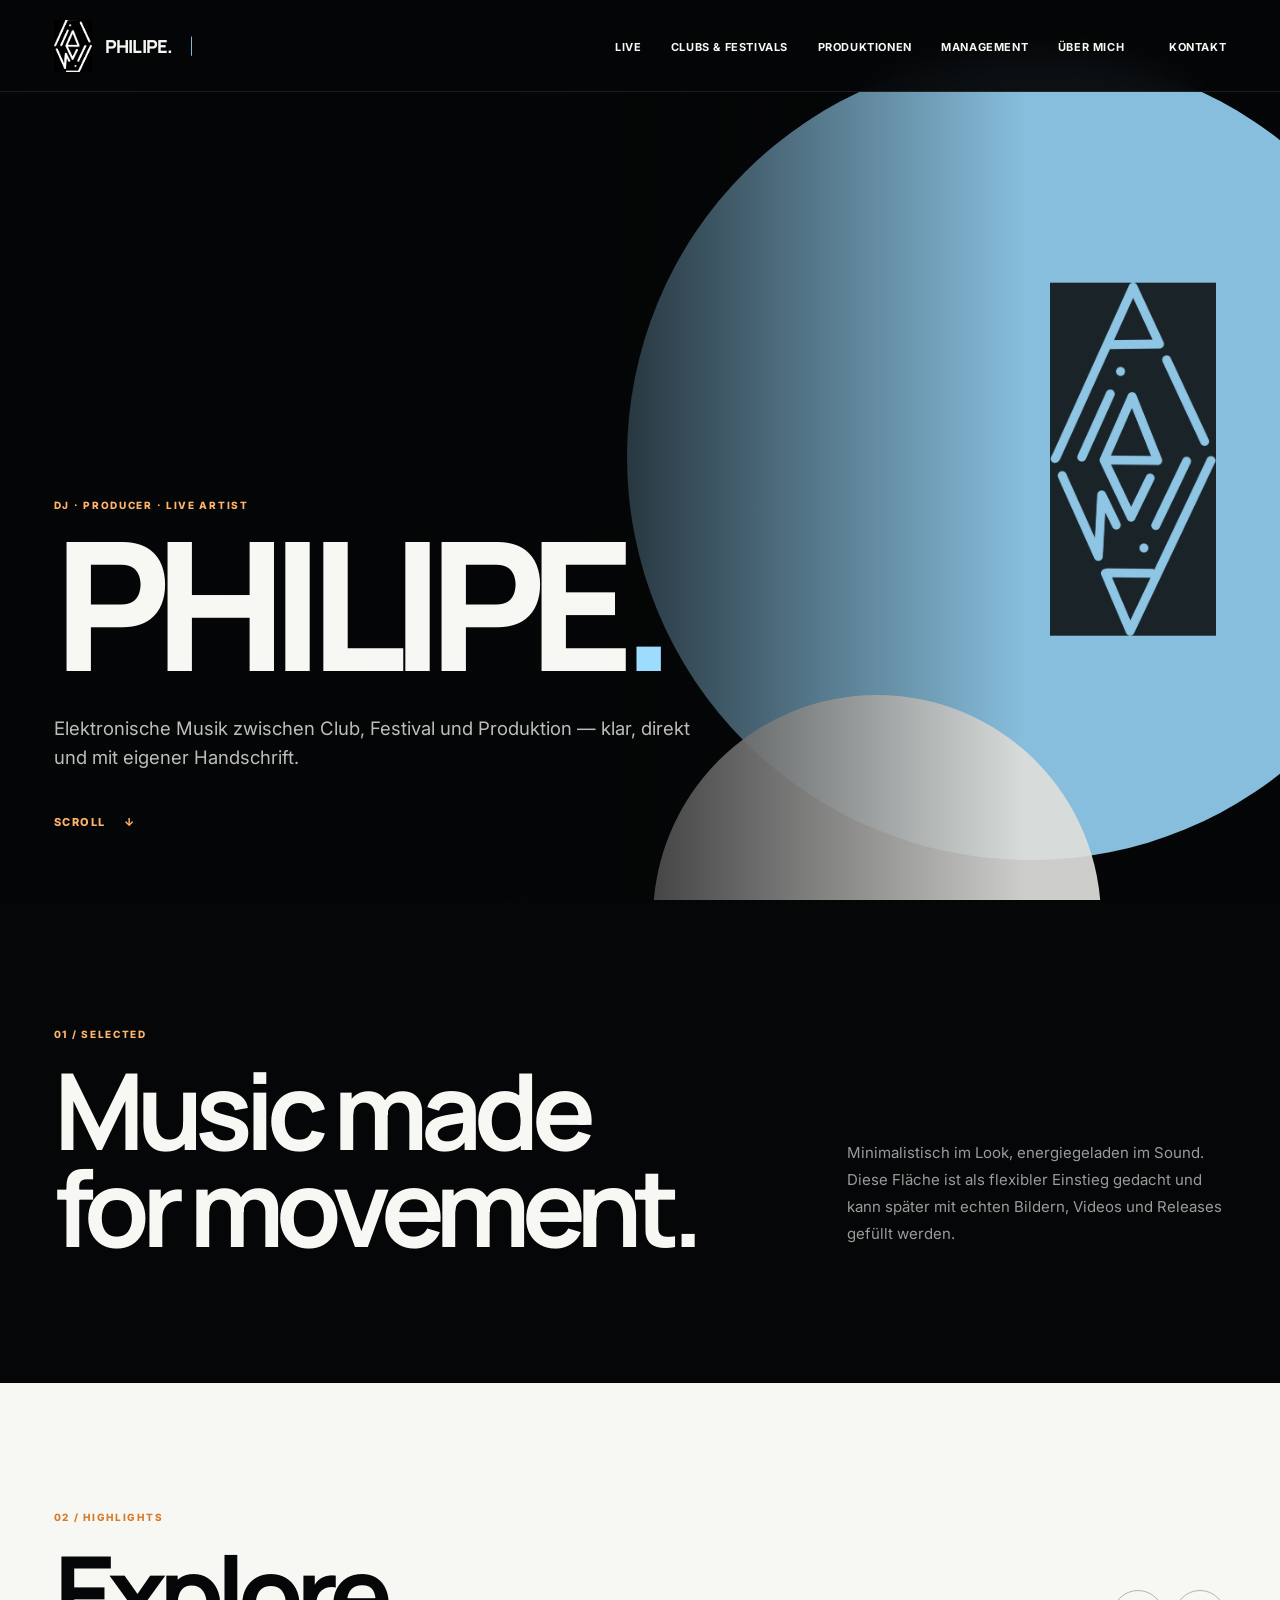
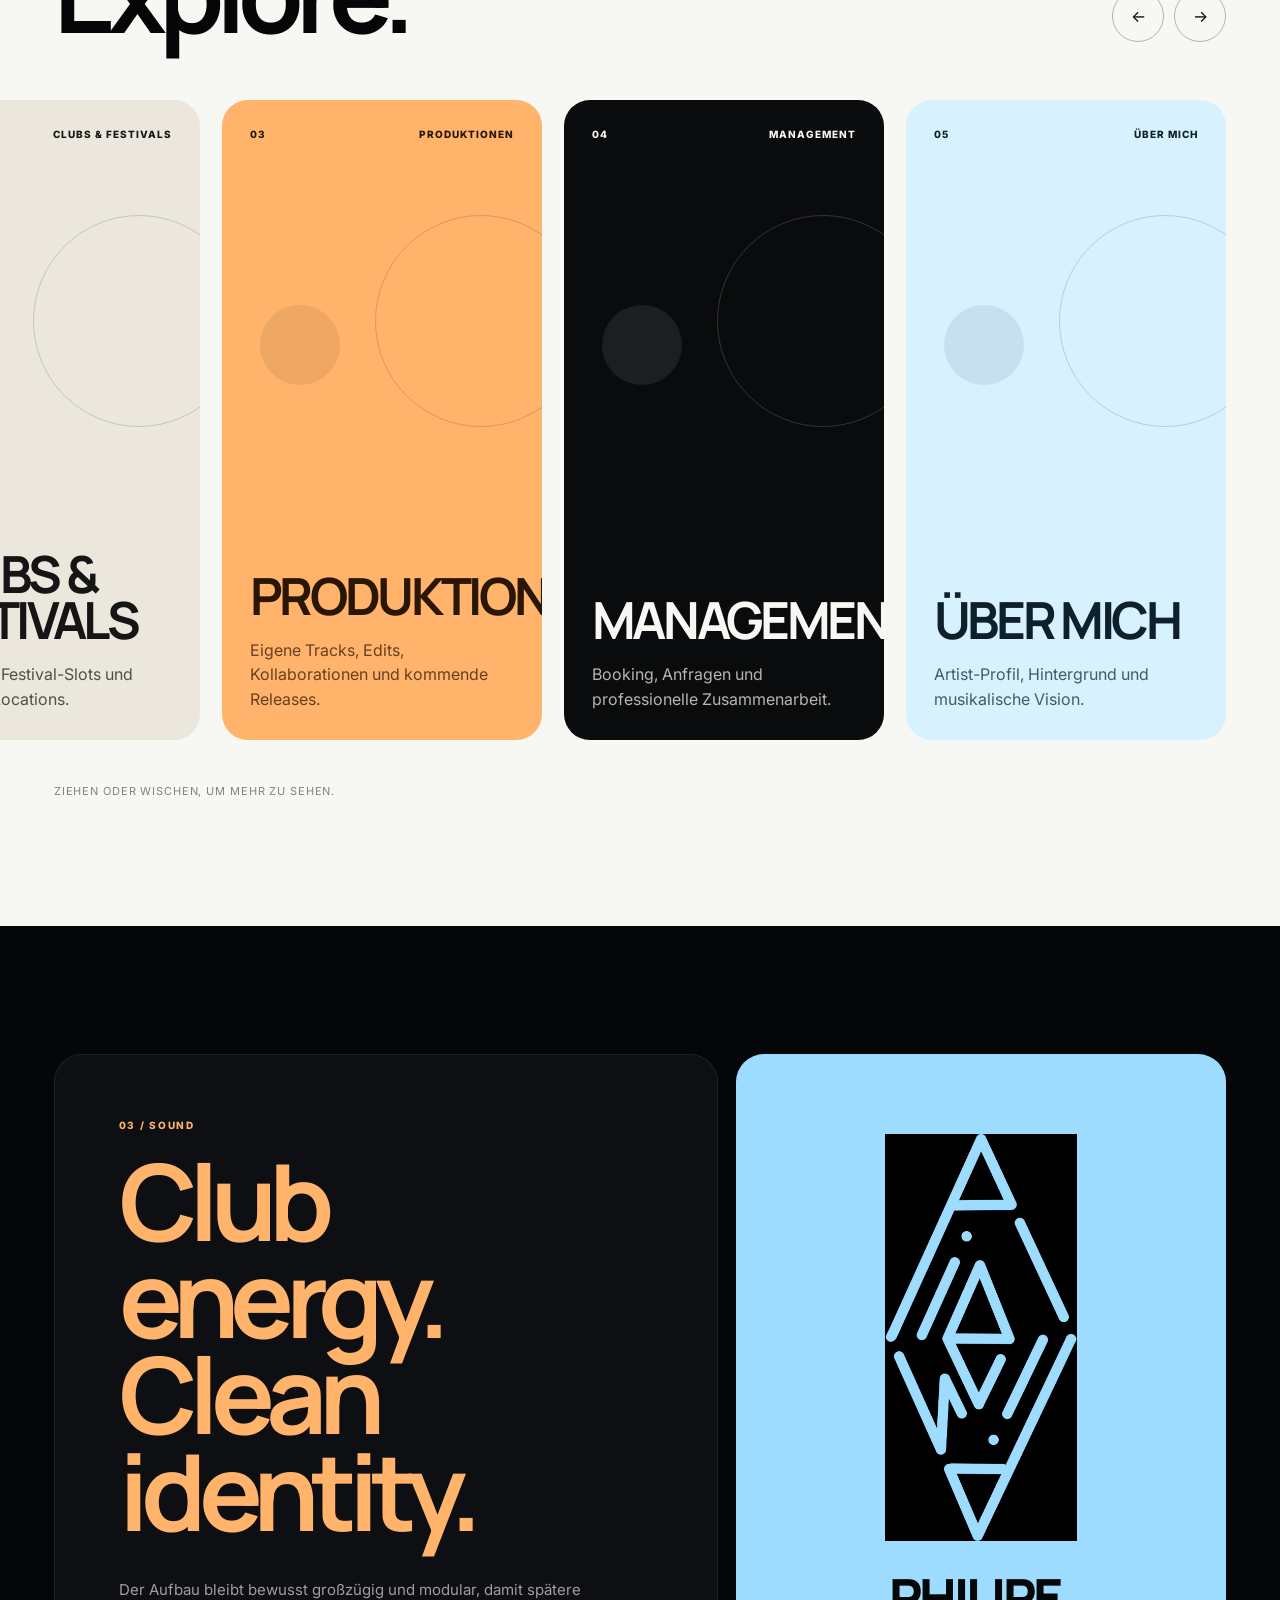
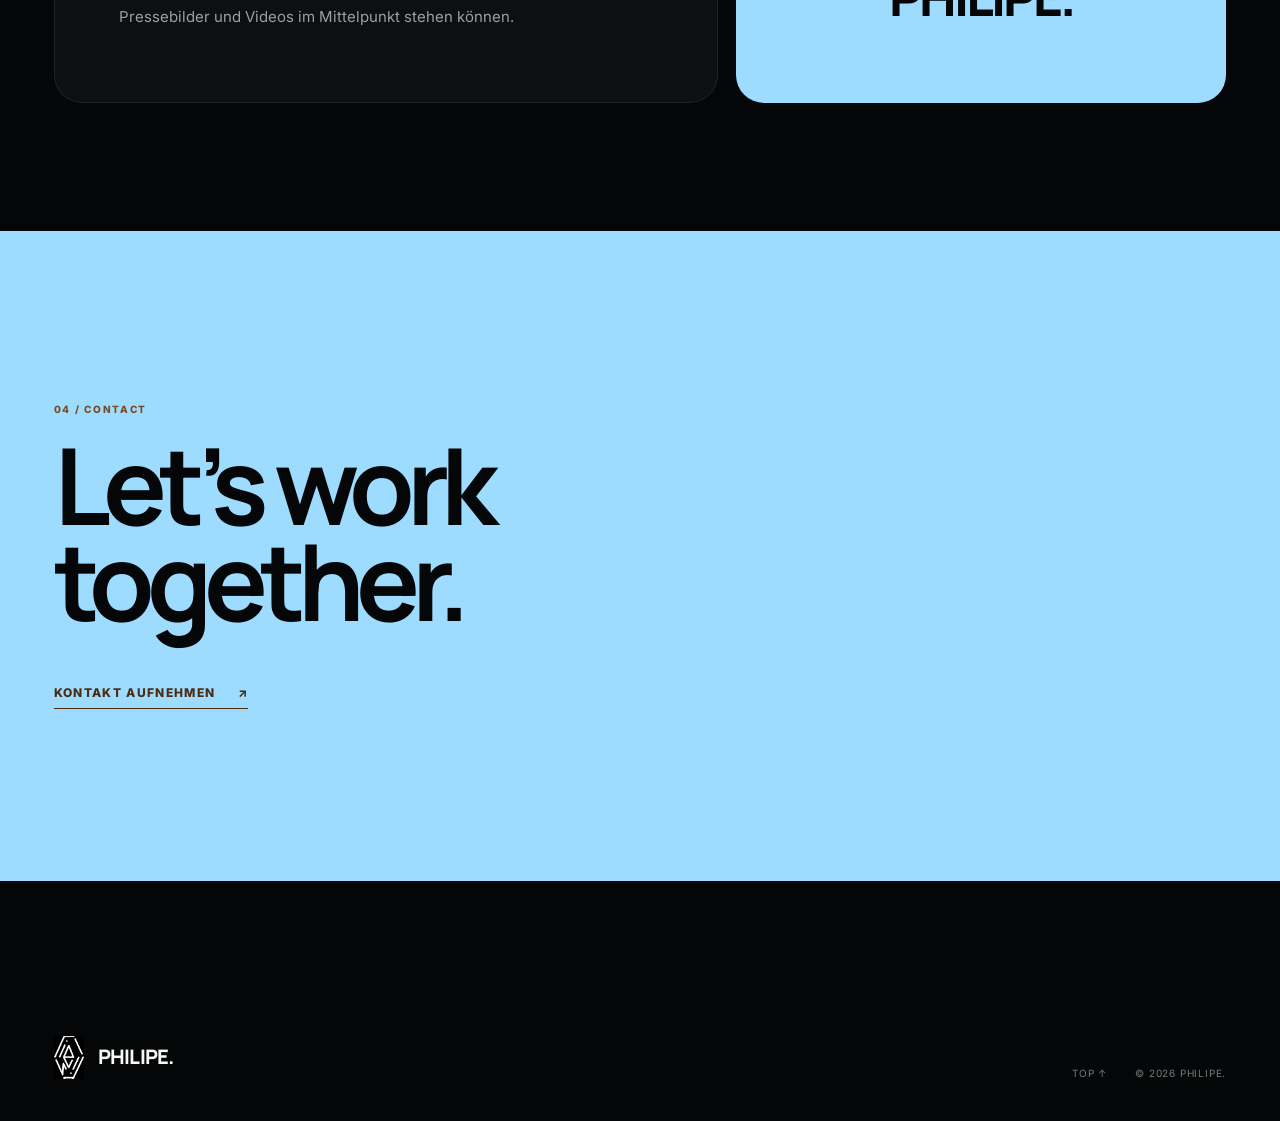
<file: index.html>
<!DOCTYPE html>
<html lang="de">
<head>
  <meta charset="UTF-8" />
  <meta name="viewport" content="width=device-width, initial-scale=1.0" />
  <meta name="theme-color" content="#050607" />
  <meta name="description" content="PHILIPE. — DJ, Producer & Live Artist." />
  <title>PHILIPE. — DJ & Producer</title>
  <link rel="preconnect" href="https://fonts.googleapis.com">
  <link rel="preconnect" href="https://fonts.gstatic.com" crossorigin>
  <link href="https://fonts.googleapis.com/css2?family=Inter:wght@400;500;600;700;800&family=Manrope:wght@400;500;600;700;800&display=swap" rel="stylesheet">
  <link rel="stylesheet" href="styles.css" />
</head>
<body>
  <header class="topbar" id="top">
    <a class="identity" href="#top" aria-label="PHILIPE. Startseite">
      <img src="Logo.jpg" alt="PHILIPE. Logo" />
      <span class="identity-name">PHILIPE.</span>
      <span class="identity-divider" aria-hidden="true">|</span>
    </a>

    <button class="menu-button" type="button" aria-label="Menü öffnen" aria-expanded="false">
      <span></span><span></span>
    </button>

    <nav class="main-nav" aria-label="Hauptnavigation">
      <a href="#live">LIVE</a>
      <a href="#clubs">CLUBS &amp; FESTIVALS</a>
      <a href="#produktionen">PRODUKTIONEN</a>
      <a href="#management">MANAGEMENT</a>
      <a href="#about">ÜBER MICH</a>
      <a class="contact-link" href="contact.html">KONTAKT</a>
    </nav>
  </header>

  <main>
    <section class="hero" aria-labelledby="hero-title">
      <div class="hero-bg hero-blue" aria-hidden="true"></div>
      <div class="hero-bg hero-white" aria-hidden="true"></div>
      <div class="hero-inner">
        <p class="hero-location">DJ · PRODUCER · LIVE ARTIST</p>
        <h1 id="hero-title">PHILIPE<span>.</span></h1>
        <p class="hero-intro">Elektronische Musik zwischen Club, Festival und Produktion — klar, direkt und mit eigener Handschrift.</p>
        <a class="hero-scroll" href="#live">Scroll <span>↓</span></a>
      </div>
      <div class="hero-logo-mark" aria-hidden="true">
        <img src="Logo.jpg" alt="" />
      </div>
    </section>

    <section class="statement section-pad">
      <p class="section-index">01 / SELECTED</p>
      <div class="statement-grid">
        <h2>Music made<br>for movement.</h2>
        <p>Minimalistisch im Look, energiegeladen im Sound. Diese Fläche ist als flexibler Einstieg gedacht und kann später mit echten Bildern, Videos und Releases gefüllt werden.</p>
      </div>
    </section>

    <section class="slider-section section-pad" id="live">
      <div class="slider-heading">
        <div>
          <p class="section-index">02 / HIGHLIGHTS</p>
          <h2>Explore.</h2>
        </div>
        <div class="slider-controls" aria-label="Slider Steuerung">
          <button type="button" data-slide="prev" aria-label="Vorherige Karte">←</button>
          <button type="button" data-slide="next" aria-label="Nächste Karte">→</button>
        </div>
      </div>

      <div class="card-rail" data-card-rail>
        <article class="feature-card card-blue">
          <div class="card-topline"><span>01</span><span>LIVE</span></div>
          <div class="card-copy"><h3>LIVE</h3><p>Shows, Sets und ausgewählte Live-Momente.</p></div>
        </article>
        <article class="feature-card card-cream" id="clubs">
          <div class="card-topline"><span>02</span><span>CLUBS &amp; FESTIVALS</span></div>
          <div class="card-copy"><h3>CLUBS &amp;<br>FESTIVALS</h3><p>Clubnächte, Festival-Slots und besondere Locations.</p></div>
        </article>
        <article class="feature-card card-orange" id="produktionen">
          <div class="card-topline"><span>03</span><span>PRODUKTIONEN</span></div>
          <div class="card-copy"><h3>PRODUKTIONEN</h3><p>Eigene Tracks, Edits, Kollaborationen und kommende Releases.</p></div>
        </article>
        <article class="feature-card card-black" id="management">
          <div class="card-topline"><span>04</span><span>MANAGEMENT</span></div>
          <div class="card-copy"><h3>MANAGEMENT</h3><p>Booking, Anfragen und professionelle Zusammenarbeit.</p></div>
        </article>
        <article class="feature-card card-softblue" id="about">
          <div class="card-topline"><span>05</span><span>ÜBER MICH</span></div>
          <div class="card-copy"><h3>ÜBER MICH</h3><p>Artist-Profil, Hintergrund und musikalische Vision.</p></div>
        </article>
      </div>
      <p class="swipe-note">Ziehen oder wischen, um mehr zu sehen.</p>
    </section>

    <section class="split-section section-pad">
      <div class="split-panel split-dark">
        <p class="section-index">03 / SOUND</p>
        <h2>Club energy.<br>Clean identity.</h2>
        <p>Der Aufbau bleibt bewusst großzügig und modular, damit spätere Pressebilder und Videos im Mittelpunkt stehen können.</p>
      </div>
      <div class="split-panel split-light">
        <div class="mini-logo"><img src="Logo.jpg" alt="PHILIPE. Logo"></div>
        <p>PHILIPE.</p>
      </div>
    </section>

    <section class="contact-teaser section-pad">
      <p class="section-index">04 / CONTACT</p>
      <h2>Let’s work<br>together.</h2>
      <a href="contact.html">KONTAKT AUFNEHMEN <span>↗</span></a>
    </section>
  </main>

  <footer class="footer section-pad">
    <div class="footer-left">
      <img src="Logo.jpg" alt="PHILIPE. Logo" />
      <strong>PHILIPE.</strong>
    </div>
    <div class="footer-right">
      <a href="#top">TOP ↑</a>
      <span>© <span id="year"></span> PHILIPE.</span>
    </div>
  </footer>

  <script src="script.js"></script>
</body>
</html>
</file>
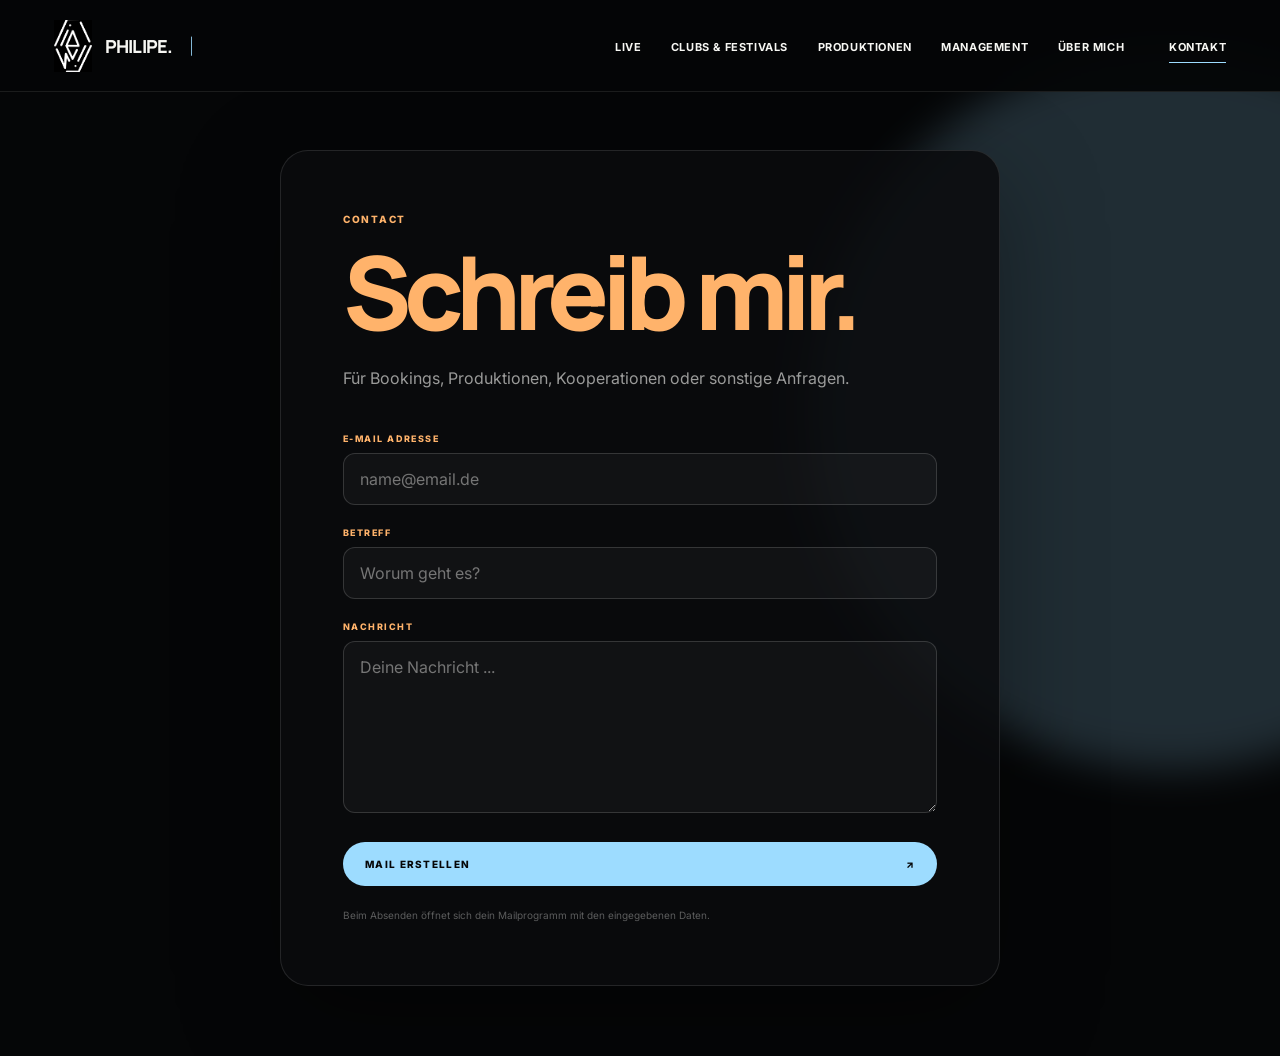
<file: contact.html>
<!DOCTYPE html>
<html lang="de">
<head>
  <meta charset="UTF-8" />
  <meta name="viewport" content="width=device-width, initial-scale=1.0" />
  <meta name="theme-color" content="#050607" />
  <title>Kontakt — PHILIPE.</title>
  <link rel="preconnect" href="https://fonts.googleapis.com">
  <link rel="preconnect" href="https://fonts.gstatic.com" crossorigin>
  <link href="https://fonts.googleapis.com/css2?family=Inter:wght@400;500;600;700;800&family=Manrope:wght@400;500;600;700;800&display=swap" rel="stylesheet">
  <link rel="stylesheet" href="styles.css" />
</head>
<body class="contact-page">
  <header class="topbar">
    <a class="identity" href="index.html" aria-label="PHILIPE. Startseite">
      <img src="Logo.jpg" alt="PHILIPE. Logo" />
      <span class="identity-name">PHILIPE.</span>
      <span class="identity-divider" aria-hidden="true">|</span>
    </a>
    <button class="menu-button" type="button" aria-label="Menü öffnen" aria-expanded="false">
      <span></span><span></span>
    </button>
    <nav class="main-nav" aria-label="Kontakt Navigation">
      <a href="index.html#live">LIVE</a>
      <a href="index.html#clubs">CLUBS &amp; FESTIVALS</a>
      <a href="index.html#produktionen">PRODUKTIONEN</a>
      <a href="index.html#management">MANAGEMENT</a>
      <a href="index.html#about">ÜBER MICH</a>
      <a class="contact-link active" href="contact.html">KONTAKT</a>
    </nav>
  </header>

  <main class="contact-main">
    <div class="contact-glow" aria-hidden="true"></div>
    <section class="contact-card" aria-labelledby="contact-title">
      <p class="section-index">CONTACT</p>
      <h1 id="contact-title">Schreib mir.</h1>
      <p class="contact-sub">Für Bookings, Produktionen, Kooperationen oder sonstige Anfragen.</p>

      <form id="contact-form" class="contact-form">
        <label>
          <span>E-MAIL ADRESSE</span>
          <input type="email" name="email" autocomplete="email" placeholder="name@email.de" required>
        </label>
        <label>
          <span>BETREFF</span>
          <input type="text" name="subject" placeholder="Worum geht es?" required>
        </label>
        <label>
          <span>NACHRICHT</span>
          <textarea name="message" rows="7" placeholder="Deine Nachricht ..." required></textarea>
        </label>
        <button type="submit">MAIL ERSTELLEN <span>↗</span></button>
        <p class="form-note">Beim Absenden öffnet sich dein Mailprogramm mit den eingegebenen Daten.</p>
      </form>
    </section>
  </main>

  <script src="script.js"></script>
</body>
</html>
</file>
<file: styles.css>
:root {
  --black: #050607;
  --black-soft: #0c0d0f;
  --white: #f7f7f3;
  --blue: #9ddcff;
  --blue-deep: #4eb9f2;
  --orange: #ffb36b;
  --orange-strong: #ff9b42;
  --line: rgba(255,255,255,.17);
  --max: 1560px;
  --pad: clamp(22px, 4.2vw, 72px);
}

* { box-sizing: border-box; }
html { scroll-behavior: smooth; }
body {
  margin: 0;
  background: var(--black);
  color: var(--white);
  font-family: Inter, system-ui, sans-serif;
  overflow-x: hidden;
}
a { color: inherit; text-decoration: none; }
button, input, textarea { font: inherit; }
img { display: block; max-width: 100%; }
::selection { background: var(--orange); color: var(--black); }

.topbar {
  position: fixed;
  inset: 0 0 auto 0;
  z-index: 100;
  min-height: 92px;
  padding: 0 var(--pad);
  display: flex;
  align-items: center;
  gap: 30px;
  background: rgba(5, 6, 7, .94);
  border-bottom: 1px solid rgba(255,255,255,.09);
  backdrop-filter: blur(14px);
}
.identity {
  display: flex;
  align-items: center;
  gap: 13px;
  flex: 0 0 auto;
}
.identity img {
  width: 38px;
  height: 52px;
  object-fit: cover;
  object-position: center;
  filter: contrast(1.08);
}
.identity-name {
  font-family: Manrope, sans-serif;
  font-size: 18px;
  font-weight: 800;
  letter-spacing: -.045em;
}
.identity-divider {
  color: var(--blue);
  font-weight: 300;
  opacity: .9;
  margin-left: 4px;
}
.main-nav {
  margin-left: auto;
  display: flex;
  align-items: center;
  gap: clamp(18px, 2.3vw, 40px);
  font-size: 11px;
  font-weight: 700;
  letter-spacing: .055em;
  white-space: nowrap;
}
.main-nav a {
  position: relative;
  padding: 37px 0 34px;
  transition: color .22s ease;
}
.main-nav a::after {
  content: "";
  position: absolute;
  left: 0;
  right: 100%;
  bottom: 25px;
  height: 1px;
  background: var(--blue);
  transition: right .25s ease;
}
.main-nav a:hover { color: var(--blue); }
.main-nav a:hover::after,
.main-nav a.active::after { right: 0; }
.contact-link { margin-left: clamp(5px, 1.2vw, 20px); }
.menu-button {
  display: none;
  width: 44px;
  height: 44px;
  margin-left: auto;
  border: 0;
  background: transparent;
  color: white;
}
.menu-button span {
  width: 22px;
  height: 1px;
  margin: 6px auto;
  display: block;
  background: currentColor;
}

.hero {
  min-height: 100svh;
  padding: 170px var(--pad) 70px;
  position: relative;
  display: grid;
  align-items: end;
  overflow: hidden;
  isolation: isolate;
}
.hero::after {
  content: "";
  position: absolute;
  inset: 0;
  z-index: -1;
  background: linear-gradient(90deg, rgba(5,6,7,.97) 0%, rgba(5,6,7,.82) 46%, rgba(5,6,7,.1) 80%);
}
.hero-bg {
  position: absolute;
  z-index: -2;
  border-radius: 50%;
  filter: blur(0px);
}
.hero-blue {
  width: min(63vw, 920px);
  aspect-ratio: 1;
  right: -12vw;
  top: 6vh;
  background: var(--blue);
  opacity: .96;
}
.hero-white {
  width: min(35vw, 520px);
  aspect-ratio: 1;
  right: 14vw;
  bottom: -19vw;
  background: var(--white);
  opacity: .92;
}
.hero-inner { max-width: 1000px; position: relative; z-index: 2; }
.hero-location,
.section-index {
  margin: 0 0 22px;
  color: var(--orange);
  font-size: 10px;
  font-weight: 800;
  letter-spacing: .17em;
  text-transform: uppercase;
}
.hero h1 {
  margin: 0;
  font-family: Manrope, sans-serif;
  font-size: clamp(86px, 14vw, 220px);
  font-weight: 800;
  line-height: .78;
  letter-spacing: -.085em;
}
.hero h1 span { color: var(--blue); }
.hero-intro {
  max-width: 650px;
  margin: 42px 0 38px;
  color: rgba(247,247,243,.76);
  font-size: clamp(16px, 1.45vw, 22px);
  line-height: 1.55;
}
.hero-scroll {
  display: inline-flex;
  align-items: center;
  gap: 18px;
  color: var(--orange);
  font-size: 11px;
  font-weight: 800;
  letter-spacing: .14em;
  text-transform: uppercase;
}
.hero-logo-mark {
  position: absolute;
  right: clamp(30px, 5vw, 90px);
  top: 51%;
  width: clamp(110px, 13vw, 210px);
  transform: translateY(-50%);
  mix-blend-mode: multiply;
  opacity: .82;
}
.hero-logo-mark img { width: 100%; }

.section-pad { padding: clamp(85px, 10vw, 155px) var(--pad); }
.statement { max-width: var(--max); margin: auto; }
.statement-grid {
  display: grid;
  grid-template-columns: minmax(0, 1.25fr) minmax(300px, .7fr);
  gap: clamp(50px, 9vw, 150px);
  align-items: end;
}
.statement h2,
.slider-heading h2,
.split-panel h2,
.contact-teaser h2 {
  margin: 0;
  font-family: Manrope, sans-serif;
  font-size: clamp(58px, 8.3vw, 132px);
  line-height: .91;
  letter-spacing: -.075em;
}
.statement-grid > p,
.split-dark > p:not(.section-index) {
  margin: 0 0 8px;
  color: rgba(247,247,243,.62);
  font-size: 15px;
  line-height: 1.8;
}

.slider-section {
  background: var(--white);
  color: var(--black);
  overflow: hidden;
}
.slider-section .section-index { color: #d67d2d; }
.slider-heading {
  display: flex;
  justify-content: space-between;
  align-items: end;
  max-width: var(--max);
  margin: 0 auto 55px;
}
.slider-controls { display: flex; gap: 10px; }
.slider-controls button {
  width: 52px;
  height: 52px;
  border: 1px solid rgba(5,6,7,.28);
  border-radius: 50%;
  background: transparent;
  cursor: pointer;
  transition: .2s ease;
}
.slider-controls button:hover { background: var(--black); color: var(--white); }
.card-rail {
  display: grid;
  grid-auto-flow: column;
  grid-auto-columns: minmax(320px, 31vw);
  gap: 22px;
  overflow-x: auto;
  padding: 3px max(var(--pad), calc((100vw - var(--max))/2 + var(--pad))) 24px;
  margin: 0 calc(var(--pad) * -1);
  scroll-snap-type: x mandatory;
  scroll-behavior: smooth;
  scrollbar-width: none;
  cursor: grab;
}
.card-rail::-webkit-scrollbar { display: none; }
.card-rail.dragging { cursor: grabbing; scroll-snap-type: none; }
.feature-card {
  min-height: clamp(420px, 50vw, 650px);
  border-radius: 26px;
  padding: 28px;
  display: flex;
  flex-direction: column;
  justify-content: space-between;
  scroll-snap-align: start;
  overflow: hidden;
  position: relative;
  transition: transform .35s ease;
}
.feature-card:hover { transform: translateY(-5px); }
.feature-card::before {
  content: "";
  position: absolute;
  width: 210px;
  height: 210px;
  right: -45px;
  top: 18%;
  border: 1px solid currentColor;
  border-radius: 50%;
  opacity: .17;
}
.feature-card::after {
  content: "";
  position: absolute;
  width: 80px;
  height: 80px;
  left: 38px;
  top: 32%;
  border-radius: 50%;
  background: currentColor;
  opacity: .08;
}
.card-blue { background: #9ddcff; color: #0b1c24; }
.card-cream { background: #ebe7dd; color: #151515; }
.card-orange { background: #ffb36b; color: #2a1605; }
.card-black { background: #0a0b0d; color: #f7f7f3; }
.card-softblue { background: #d8f1ff; color: #0e2029; }
.card-topline {
  display: flex;
  justify-content: space-between;
  gap: 25px;
  position: relative;
  z-index: 2;
  font-size: 10px;
  font-weight: 800;
  letter-spacing: .1em;
}
.card-copy { position: relative; z-index: 2; }
.card-copy h3 {
  margin: 0 0 20px;
  font-family: Manrope, sans-serif;
  font-size: clamp(42px, 4vw, 67px);
  line-height: .9;
  letter-spacing: -.065em;
}
.card-copy p { max-width: 340px; margin: 0; line-height: 1.55; opacity: .72; }
.swipe-note {
  max-width: var(--max);
  margin: 20px auto 0;
  color: rgba(5,6,7,.48);
  font-size: 11px;
  letter-spacing: .08em;
  text-transform: uppercase;
}

.split-section {
  display: grid;
  grid-template-columns: 1.15fr .85fr;
  gap: 18px;
  background: var(--black);
}
.split-panel {
  min-height: 590px;
  border-radius: 28px;
  padding: clamp(30px, 5vw, 72px);
}
.split-dark {
  display: flex;
  flex-direction: column;
  justify-content: flex-end;
  background: #0d0f12;
  border: 1px solid rgba(255,255,255,.08);
}
.split-dark h2 { color: var(--orange); margin-bottom: 36px; }
.split-light {
  display: grid;
  place-items: center;
  align-content: center;
  gap: 30px;
  background: var(--blue);
  color: var(--black);
}
.split-light p {
  margin: 0;
  font: 800 clamp(34px, 4vw, 65px)/1 Manrope, sans-serif;
  letter-spacing: -.06em;
}
.mini-logo { width: clamp(120px, 15vw, 230px); mix-blend-mode: multiply; }

.contact-teaser {
  min-height: 650px;
  display: flex;
  flex-direction: column;
  justify-content: center;
  background: var(--blue);
  color: var(--black);
}
.contact-teaser .section-index { color: #7a4b25; }
.contact-teaser h2 { max-width: 1100px; }
.contact-teaser a {
  align-self: flex-start;
  margin-top: 55px;
  padding-bottom: 8px;
  border-bottom: 1px solid currentColor;
  color: #4d2b10;
  font-size: 12px;
  font-weight: 800;
  letter-spacing: .11em;
}
.contact-teaser a span { margin-left: 18px; }

.footer {
  display: flex;
  justify-content: space-between;
  align-items: end;
  min-height: 240px;
  padding-top: 55px;
  padding-bottom: 42px;
}
.footer-left { display: flex; align-items: center; gap: 14px; }
.footer-left img { width: 30px; height: 43px; object-fit: cover; }
.footer-left strong { font: 800 20px/1 Manrope, sans-serif; letter-spacing: -.04em; }
.footer-right { display: flex; gap: 28px; color: rgba(247,247,243,.48); font-size: 10px; letter-spacing: .08em; }
.footer-right a:hover { color: var(--orange); }

/* CONTACT PAGE */
.contact-page { min-height: 100svh; background: var(--black); }
.contact-main {
  min-height: 100svh;
  padding: 150px var(--pad) 70px;
  display: grid;
  place-items: center;
  position: relative;
  overflow: hidden;
}
.contact-glow {
  position: absolute;
  width: 720px;
  height: 720px;
  right: -250px;
  top: 50px;
  border-radius: 50%;
  background: var(--blue);
  opacity: .18;
  filter: blur(20px);
}
.contact-card {
  width: min(720px, 100%);
  position: relative;
  z-index: 2;
  padding: clamp(30px, 5vw, 62px);
  border: 1px solid rgba(255,255,255,.11);
  border-radius: 28px;
  background: rgba(11,12,14,.88);
  box-shadow: 0 30px 100px rgba(0,0,0,.34);
}
.contact-card h1 {
  margin: 0;
  color: var(--orange);
  font: 800 clamp(58px, 8vw, 102px)/.88 Manrope, sans-serif;
  letter-spacing: -.07em;
}
.contact-sub { margin: 28px 0 42px; color: rgba(247,247,243,.61); line-height: 1.65; }
.contact-form { display: grid; gap: 22px; }
.contact-form label { display: grid; gap: 9px; }
.contact-form label > span { color: var(--orange); font-size: 9px; font-weight: 800; letter-spacing: .16em; }
.contact-form input,
.contact-form textarea {
  width: 100%;
  border: 1px solid rgba(255,255,255,.15);
  border-radius: 12px;
  outline: 0;
  padding: 15px 16px;
  background: rgba(255,255,255,.035);
  color: var(--white);
  resize: vertical;
  transition: border .2s, background .2s;
}
.contact-form input:focus,
.contact-form textarea:focus { border-color: var(--blue); background: rgba(157,220,255,.05); }
.contact-form button {
  display: inline-flex;
  justify-content: space-between;
  align-items: center;
  gap: 20px;
  margin-top: 7px;
  border: 0;
  border-radius: 999px;
  padding: 16px 22px;
  background: var(--blue);
  color: var(--black);
  font-size: 10px;
  font-weight: 800;
  letter-spacing: .13em;
  cursor: pointer;
}
.contact-form button:hover { background: var(--orange); }
.form-note { margin: 0; color: rgba(247,247,243,.35); font-size: 10px; line-height: 1.5; }

@media (max-width: 1180px) {
  .topbar { min-height: 78px; }
  .main-nav { gap: 16px; font-size: 9.5px; }
  .main-nav a { padding: 31px 0 29px; }
  .identity img { width: 31px; height: 45px; }
  .identity-name { font-size: 16px; }
  .hero { padding-top: 150px; }
}

@media (max-width: 980px) {
  .menu-button { display: block; position: relative; z-index: 111; }
  .main-nav {
    position: fixed;
    inset: 0;
    z-index: 110;
    margin: 0;
    padding: 105px 28px 40px;
    background: var(--black);
    display: flex;
    flex-direction: column;
    align-items: flex-start;
    justify-content: center;
    gap: 6px;
    font: 800 clamp(31px, 7vw, 58px)/1.05 Manrope, sans-serif;
    letter-spacing: -.05em;
    transform: translateX(100%);
    transition: transform .35s cubic-bezier(.2,.8,.2,1);
  }
  .main-nav.open { transform: none; }
  .main-nav a { padding: 8px 0; white-space: normal; }
  .main-nav a::after { bottom: 0; }
  .contact-link { margin: 12px 0 0; color: var(--blue); }
  .contact-nav { display: none; }
  .statement-grid, .split-section { grid-template-columns: 1fr; }
  .hero-logo-mark { opacity: .42; }
  .card-rail { grid-auto-columns: minmax(300px, 70vw); }
}

@media (max-width: 640px) {
  :root { --pad: 20px; }
  .topbar { min-height: 72px; }
  .identity { gap: 10px; }
  .identity img { width: 27px; height: 39px; }
  .identity-name { font-size: 15px; }
  .hero { min-height: 92svh; padding-top: 125px; }
  .hero::after { background: linear-gradient(90deg, rgba(5,6,7,.98), rgba(5,6,7,.77)); }
  .hero-blue { width: 105vw; right: -58vw; top: 9vh; }
  .hero-white { width: 60vw; right: -20vw; bottom: -12vw; }
  .hero h1 { font-size: clamp(72px, 24vw, 120px); }
  .hero-intro { margin-top: 30px; font-size: 15px; max-width: 88%; }
  .hero-logo-mark { width: 110px; right: 12px; top: 31%; opacity: .28; }
  .section-pad { padding-top: 80px; padding-bottom: 80px; }
  .statement-grid { gap: 34px; }
  .statement h2, .slider-heading h2, .split-panel h2, .contact-teaser h2 { font-size: clamp(50px, 16vw, 78px); }
  .slider-heading { align-items: center; }
  .slider-controls button { width: 44px; height: 44px; }
  .card-rail { grid-auto-columns: 84vw; gap: 14px; }
  .feature-card { min-height: 470px; border-radius: 21px; }
  .split-panel { min-height: 470px; border-radius: 22px; }
  .contact-teaser { min-height: 560px; }
  .footer { align-items: flex-start; gap: 35px; flex-direction: column; }
  .footer-right { flex-wrap: wrap; }
  .contact-main { padding-top: 105px; }
  .contact-card { border-radius: 22px; padding: 28px 20px; }
}
</file>
